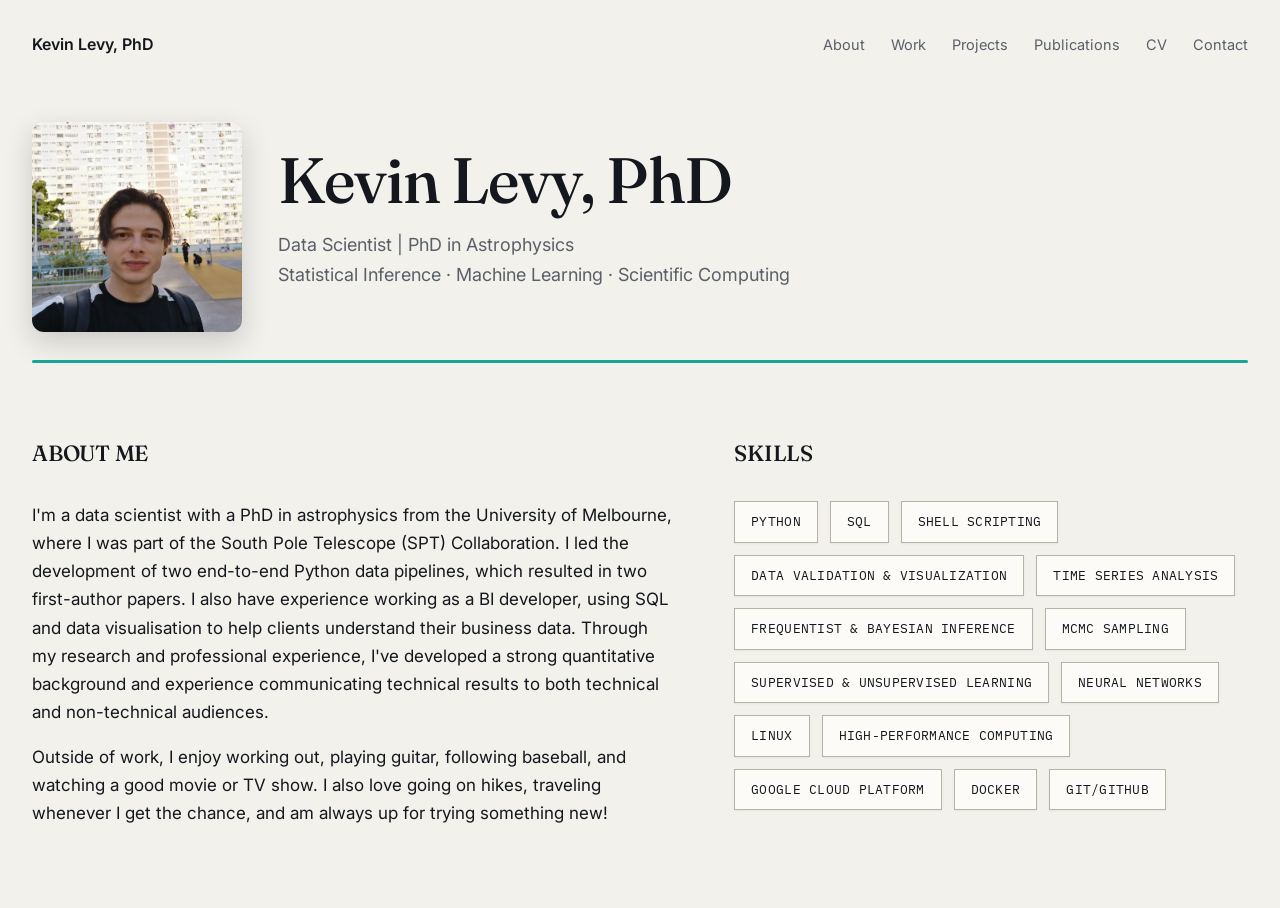
<file: index.html>
<!DOCTYPE html>
<html lang="en">
<head>
<meta charset="UTF-8">
<meta name="viewport" content="width=device-width, initial-scale=1.0">
<title>Kevin Levy</title>
<link rel="preconnect" href="https://fonts.googleapis.com">
<link rel="preconnect" href="https://fonts.gstatic.com" crossorigin>
<link href="https://fonts.googleapis.com/css2?family=Fraunces:ital,opsz,wght@0,9..144,400;0,9..144,500;0,9..144,600;1,9..144,500&family=Inter:wght@400;500;600&family=IBM+Plex+Mono:wght@400;500&display=swap" rel="stylesheet">
<link rel="stylesheet" href="style.css">
</head>
<body>

<div class="nav">
  <div class="wrap">
    <a class="name" href="index.html">Kevin Levy, PhD</a>
    <ul>
      <li><a href="index.html">About</a></li>
      <li><a href="work.html">Work</a></li>
      <li><a href="projects.html">Projects</a></li>
      <li><a href="publications.html">Publications</a></li>
      <li><a href="cv.html">CV</a></li>
      <li><a href="contact.html">Contact</a></li>
    </ul>
  </div>
</div>

<div class="masthead" id="top">
  <div class="wrap">
    <div>
      <h1>Kevin Levy, PhD</h1>
      <p class="tagline">Data Scientist | PhD in Astrophysics<br>Statistical Inference · Machine Learning · Scientific Computing</p>
    </div>
    <div class="hero-photo">
      <img src="assets/profile.jpg" alt="Kevin Levy">
    </div>
  </div>
</div>

<section class="divider" id="about">
  <div class="page">
    <div>
      <h2 class="heading">ABOUT ME</h2>
      <div class="about">
        <p>I'm a data scientist with a PhD in astrophysics from the University of Melbourne, where I was part of the South Pole Telescope (SPT) Collaboration. I led the development of two end-to-end Python data pipelines, which resulted in two first-author papers. I also have experience working as a BI developer, using SQL and data visualisation to help clients understand their business data. Through my research and professional experience, I've developed a strong quantitative background and experience communicating technical results to both technical and non-technical audiences.</p>
        <p>Outside of work, I enjoy working out, playing guitar, following baseball, and watching a good movie or TV show. I also love going on hikes, traveling whenever I get the chance, and am always up for trying something new!</p>
      </div>
    </div>
    <div class="skills-wrap">
      <h2 class="heading">SKILLS</h2>
      <div class="skills-tags">
        <span class="skill-tag">PYTHON</span>
        <span class="skill-tag">SQL</span>
        <span class="skill-tag">SHELL SCRIPTING</span>
        <span class="skill-tag">DATA VALIDATION &amp; VISUALIZATION</span>
        <span class="skill-tag">TIME SERIES ANALYSIS</span>
        <span class="skill-tag">FREQUENTIST &amp; BAYESIAN INFERENCE</span>
        <span class="skill-tag">MCMC SAMPLING</span>
        <span class="skill-tag">SUPERVISED &amp; UNSUPERVISED LEARNING</span>
        <span class="skill-tag">NEURAL NETWORKS</span>
        <span class="skill-tag">LINUX</span>
        <span class="skill-tag">HIGH-PERFORMANCE COMPUTING</span>
        <span class="skill-tag">GOOGLE CLOUD PLATFORM</span>
        <span class="skill-tag">DOCKER</span>
        <span class="skill-tag">GIT/GITHUB</span>
      </div>
    </div>
  </div>
</section>

</body>
</html>
</file>
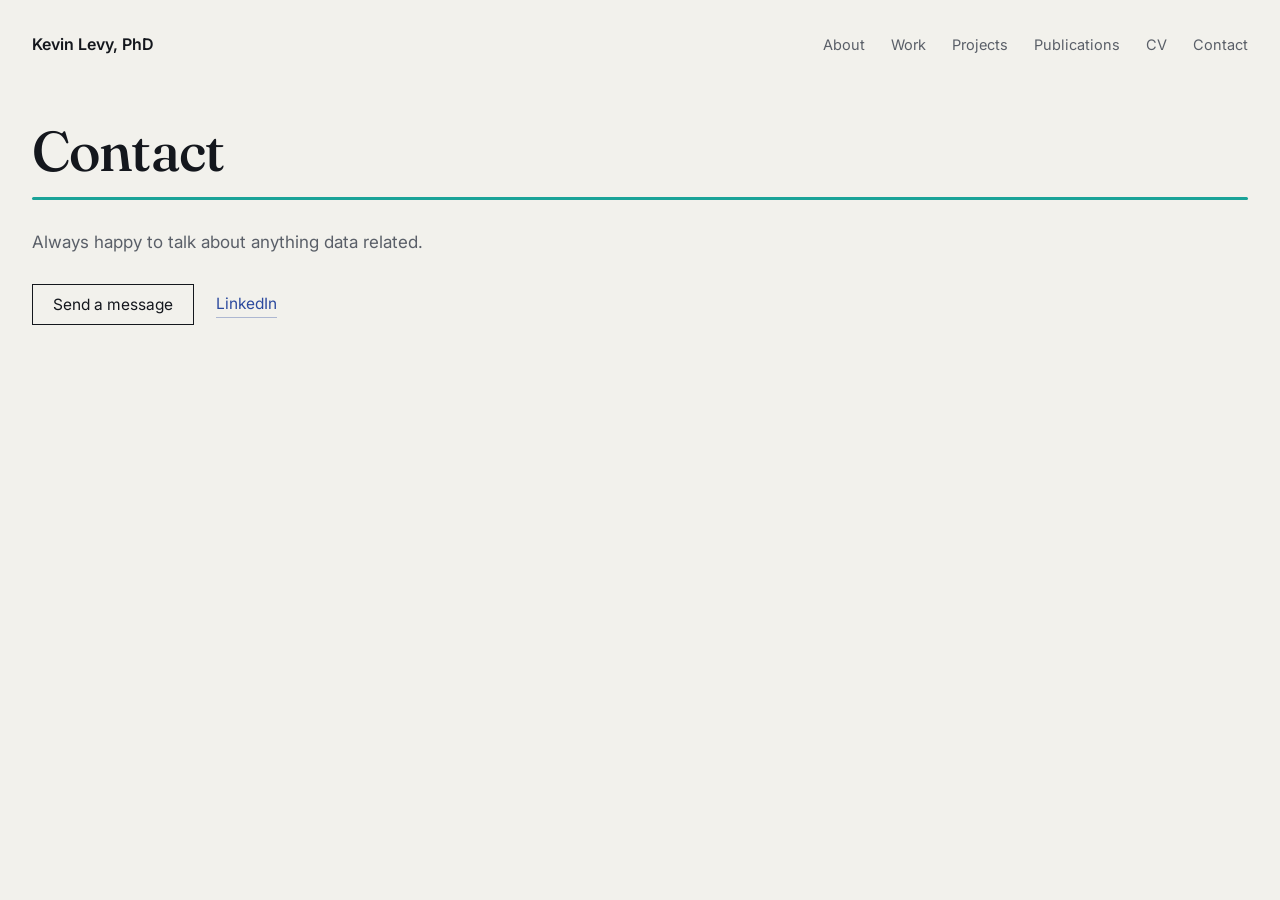
<file: contact.html>
<!DOCTYPE html>
<html lang="en">
<head>
<meta charset="UTF-8">
<meta name="viewport" content="width=device-width, initial-scale=1.0">
<title>Contact — Kevin Levy</title>
<meta name="description" content="Kevin Levy — astrophysicist and data scientist working across cosmology, climate, and quantitative finance.">
<link rel="preconnect" href="https://fonts.googleapis.com">
<link rel="preconnect" href="https://fonts.gstatic.com" crossorigin>
<link href="https://fonts.googleapis.com/css2?family=Fraunces:ital,opsz,wght@0,9..144,400;0,9..144,500;0,9..144,600;1,9..144,500&family=Inter:wght@400;500;600&family=IBM+Plex+Mono:wght@400;500&display=swap" rel="stylesheet">
<link rel="stylesheet" href="style.css">
</head>
<body>

<div class="nav">
  <div class="wrap">
    <a class="name" href="index.html">Kevin Levy, PhD</a>
    <ul>
      <li><a href="index.html">About</a></li>
      <li><a href="work.html">Work</a></li>
      <li><a href="projects.html">Projects</a></li>
      <li><a href="publications.html">Publications</a></li>
      <li><a href="cv.html">CV</a></li>
      <li><a href="contact.html">Contact</a></li>
    </ul>
  </div>
</div>

<footer id="contact" style="padding-top: 64px;">
  <div class="page">
    <h2 class="heading">Contact</h2>
    <p class="lede2">Always happy to talk about anything data related.</p>
    <div class="channels">
      <button class="btn-outline" onclick="document.getElementById('contact-modal').classList.add('open')">Send a message</button>
      <a href="#" data-fill="linkedin">LinkedIn</a>
    </div>
  </div>
</footer>

<div class="modal-overlay" id="contact-modal">
  <div class="modal-box">
    <button class="modal-close" aria-label="Close" onclick="document.getElementById('contact-modal').classList.remove('open')">&times;</button>
    <h3>Get in touch</h3>
    <p class="sub">This opens your email client with the message pre-filled.</p>
    <form id="contact-form">
      <div class="field">
        <label for="cf-name">Name</label>
        <input type="text" id="cf-name" required>
      </div>
      <div class="field">
        <label for="cf-email">Email</label>
        <input type="email" id="cf-email" required>
      </div>
      <div class="field">
        <label for="cf-message">Message</label>
        <textarea id="cf-message" required></textarea>
      </div>
      <button type="submit" class="send-btn">Send</button>
    </form>
  </div>
</div>

<script>
  document.getElementById('contact-modal').addEventListener('click', function(e) {
    if (e.target === this) this.classList.remove('open');
  });
  document.getElementById('contact-form').addEventListener('submit', function(e) {
    e.preventDefault();
    var name = document.getElementById('cf-name').value;
    var email = document.getElementById('cf-email').value;
    var message = document.getElementById('cf-message').value;
    var subject = encodeURIComponent('Message from ' + name + ' via website');
    var body = encodeURIComponent(message + '\n\n— ' + name + ' (' + email + ')');
    window.location.href = 'mailto:kelevy96@gmail.com?subject=' + subject + '&body=' + body;
  });
</script>

</body>
</html>
</file>
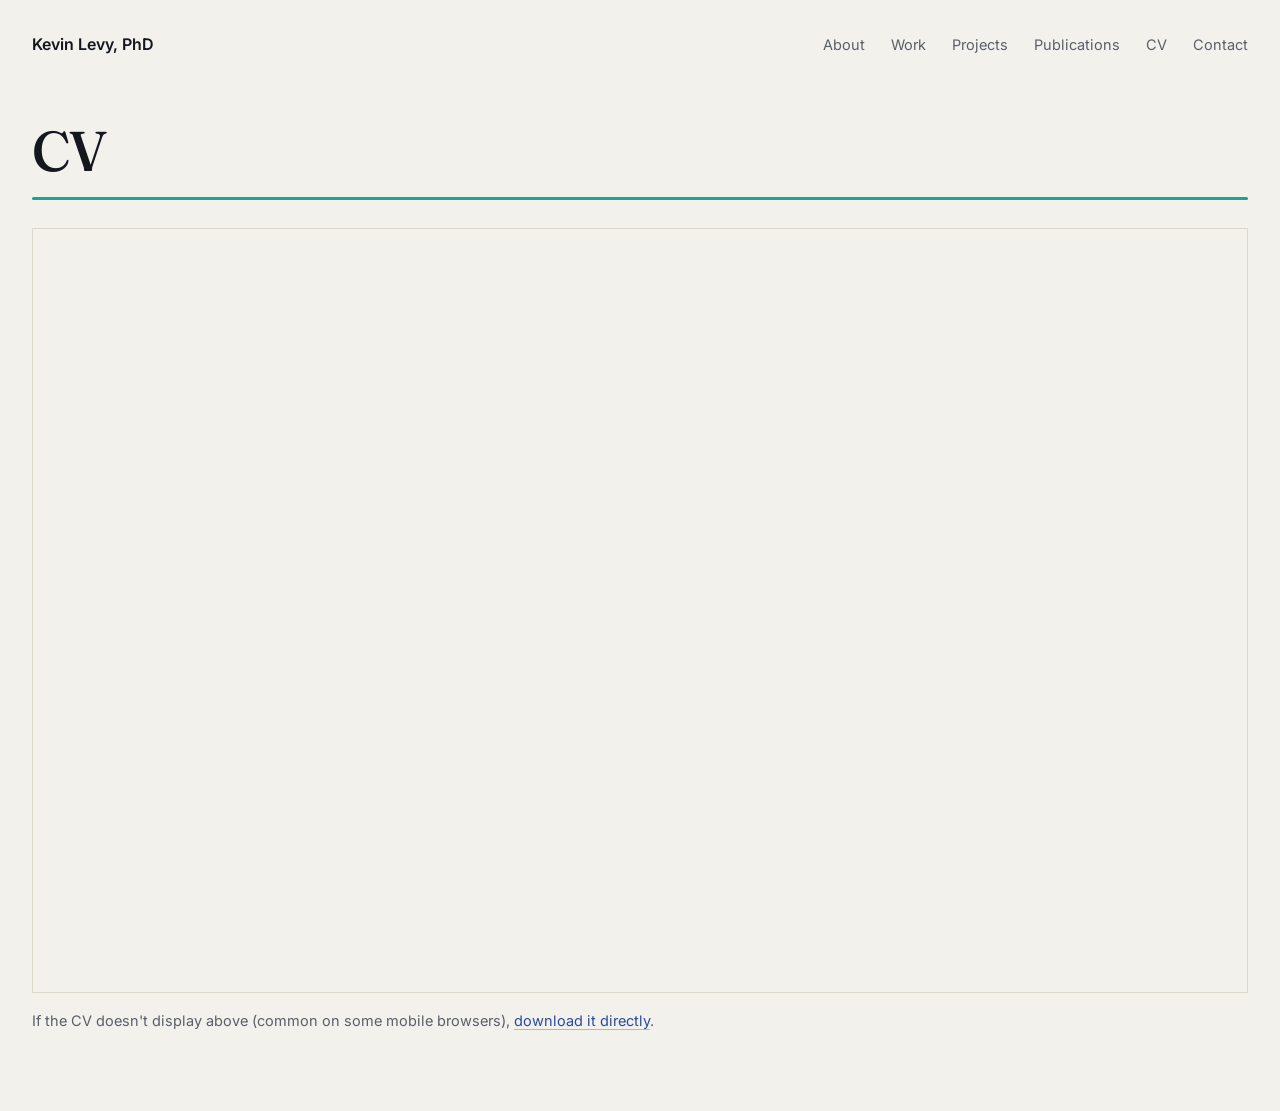
<file: cv.html>
<!DOCTYPE html>
<html lang="en">
<head>
<meta charset="UTF-8">
<meta name="viewport" content="width=device-width, initial-scale=1.0">
<title>CV — Kevin Levy</title>
<meta name="description" content="Kevin Levy — astrophysicist and data scientist working across cosmology, climate, and quantitative finance.">
<link rel="preconnect" href="https://fonts.googleapis.com">
<link rel="preconnect" href="https://fonts.gstatic.com" crossorigin>
<link href="https://fonts.googleapis.com/css2?family=Fraunces:ital,opsz,wght@0,9..144,400;0,9..144,500;0,9..144,600;1,9..144,500&family=Inter:wght@400;500;600&family=IBM+Plex+Mono:wght@400;500&display=swap" rel="stylesheet">
<link rel="stylesheet" href="style.css">
<style>
  .cv-embed {
    width: 100%;
    height: 85vh;
    border: 1px solid var(--rule);
    display: block;
  }
  .cv-fallback {
    margin-top: 16px;
    font-size: 14.5px;
    color: var(--muted);
  }
</style>
</head>
<body>

<div class="nav">
  <div class="wrap">
    <a class="name" href="index.html">Kevin Levy, PhD</a>
    <ul>
      <li><a href="index.html">About</a></li>
      <li><a href="work.html">Work</a></li>
      <li><a href="projects.html">Projects</a></li>
      <li><a href="publications.html">Publications</a></li>
      <li><a href="cv.html">CV</a></li>
      <li><a href="contact.html">Contact</a></li>
    </ul>
  </div>
</div>

<section id="cv" style="padding-top: 64px;">
  <div class="page">
    <h2 class="heading">CV</h2>
    <iframe class="cv-embed" src="assets/Kevin_Levy_CV.pdf" title="Kevin Levy's CV"></iframe>
    <p class="cv-fallback">If the CV doesn't display above (common on some mobile browsers), <a href="assets/Kevin_Levy_CV.pdf" target="_blank" rel="noopener">download it directly</a>.</p>
  </div>
</section>

</body>
</html>
</file>
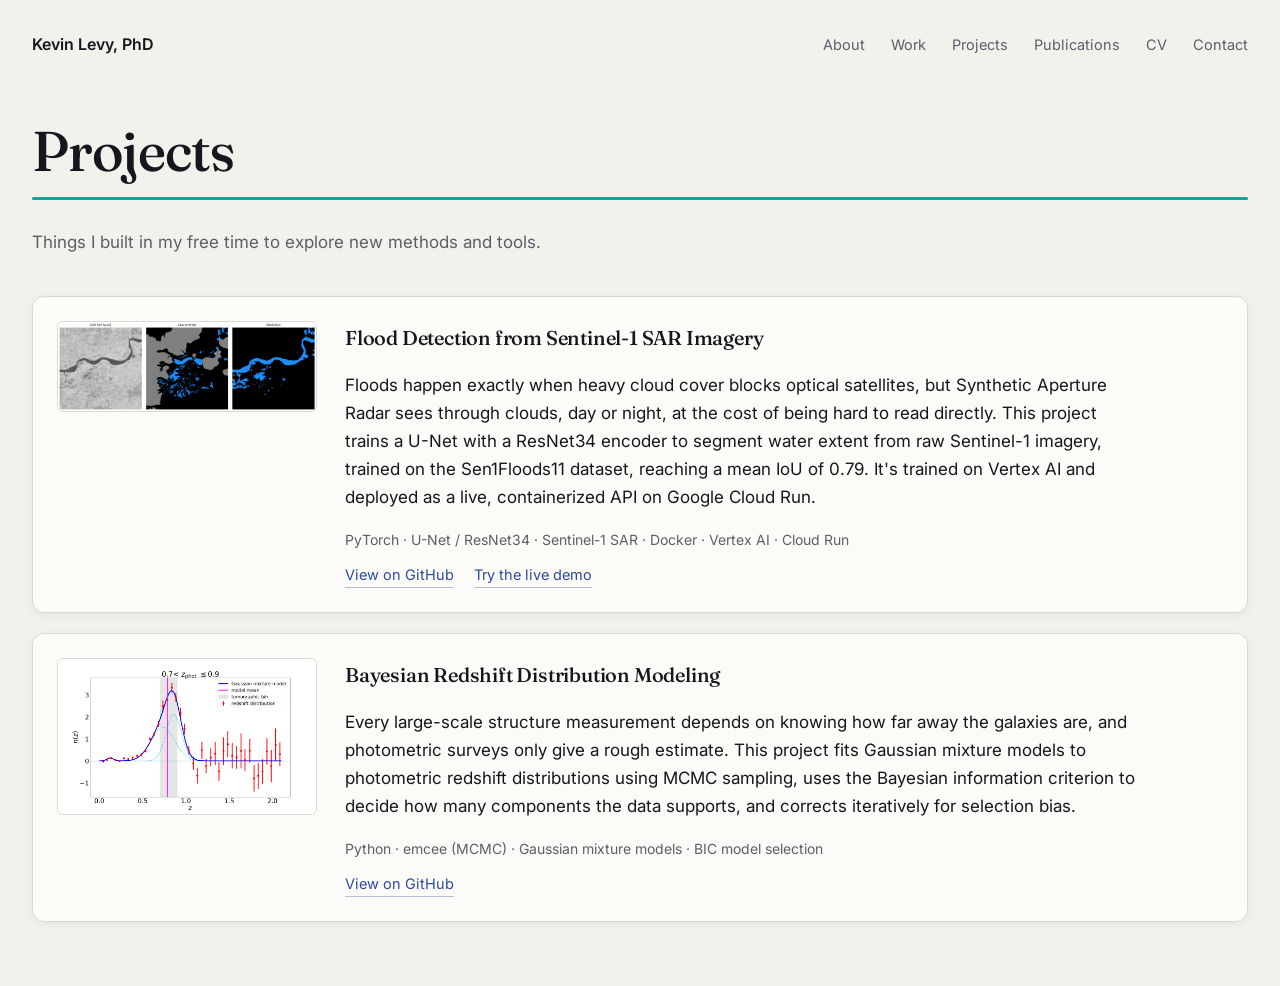
<file: projects.html>
<!DOCTYPE html>
<html lang="en">
<head>
<meta charset="UTF-8">
<meta name="viewport" content="width=device-width, initial-scale=1.0">
<title>Projects — Kevin Levy</title>
<meta name="description" content="Kevin Levy — astrophysicist and data scientist working across cosmology, climate, and quantitative finance.">
<link rel="preconnect" href="https://fonts.googleapis.com">
<link rel="preconnect" href="https://fonts.gstatic.com" crossorigin>
<link href="https://fonts.googleapis.com/css2?family=Fraunces:ital,opsz,wght@0,9..144,400;0,9..144,500;0,9..144,600;1,9..144,500&family=Inter:wght@400;500;600&family=IBM+Plex+Mono:wght@400;500&display=swap" rel="stylesheet">
<link rel="stylesheet" href="style.css">
</head>
<body>

<div class="nav">
  <div class="wrap">
    <a class="name" href="index.html">Kevin Levy, PhD</a>
    <ul>
      <li><a href="index.html">About</a></li>
      <li><a href="work.html">Work</a></li>
      <li><a href="projects.html">Projects</a></li>
      <li><a href="publications.html">Publications</a></li>
      <li><a href="cv.html">CV</a></li>
      <li><a href="contact.html">Contact</a></li>
    </ul>
  </div>
</div>

<section id="projects" style="padding-top: 64px;">
  <div class="page">
    <h2 class="heading">Projects</h2>
    <p class="desc intro">Things I built in my free time to explore new methods and tools.</p>

    <div class="card-list">

      <!-- Flood detection -->
      <div class="card">
        <div class="thumb">
          <img src="assets/truth_vs_prediction.png" alt="Comparison of SAR input, ground truth flood mask, and the model's predicted flood mask along a river channel">
        </div>
        <div>
          <h3>Flood Detection from Sentinel-1 SAR Imagery</h3>
          <p class="desc">Floods happen exactly when heavy cloud cover blocks optical satellites, but Synthetic Aperture Radar sees through clouds, day or night, at the cost of being hard to read directly. This project trains a U-Net with a ResNet34 encoder to segment water extent from raw Sentinel-1 imagery, trained on the Sen1Floods11 dataset, reaching a mean IoU of <span class="metric">0.79</span>. It's trained on Vertex AI and deployed as a live, containerized API on Google Cloud Run.</p>
          <div class="stack">PyTorch · U-Net / ResNet34 · Sentinel-1 SAR · Docker · Vertex AI · Cloud Run</div>
          <div class="links">
            <a href="https://github.com/kelevy/flood-detection" target="_blank" rel="noopener">View on GitHub</a>
            <a href="https://flood-detection-api-339736685737.europe-west1.run.app" data-fill="demo-flood">Try the live demo</a>
          </div>
        </div>
      </div>

      <!-- Bayesian redshift -->
      <div class="card">
        <div class="thumb">
          <img src="assets/bin4_best.png" alt="Fitted redshift distribution for one tomographic bin">
        </div>
        <div>
          <h3>Bayesian Redshift Distribution Modeling</h3>
          <p class="desc">Every large-scale structure measurement depends on knowing how far away the galaxies are, and photometric surveys only give a rough estimate. This project fits Gaussian mixture models to photometric redshift distributions using MCMC sampling, uses the Bayesian information criterion to decide how many components the data supports, and corrects iteratively for selection bias.</p>
          <div class="stack">Python · emcee (MCMC) · Gaussian mixture models · BIC model selection</div>
          <div class="links">
            <a href="https://github.com/kelevy/redshift-gmm" data-fill="github-redshift">View on GitHub</a>
          </div>
        </div>
      </div>

      <!-- Baseball project: uncomment and fill in once you have the details
      <div class="card">
        <div class="thumb">
          <img src="assets/BASEBALL_IMAGE.png" alt="DESCRIBE IMAGE">
        </div>
        <div>
          <h3>BASEBALL PROJECT TITLE</h3>
          <p class="desc">DESCRIPTION</p>
          <div class="stack">TOOLS · USED</div>
          <div class="links">
            <a href="https://github.com/kelevy/REPO-NAME" target="_blank" rel="noopener">View on GitHub</a>
          </div>
        </div>
      </div>
      -->

    </div>
  </div>
</section>

</body>
</html>
</file>
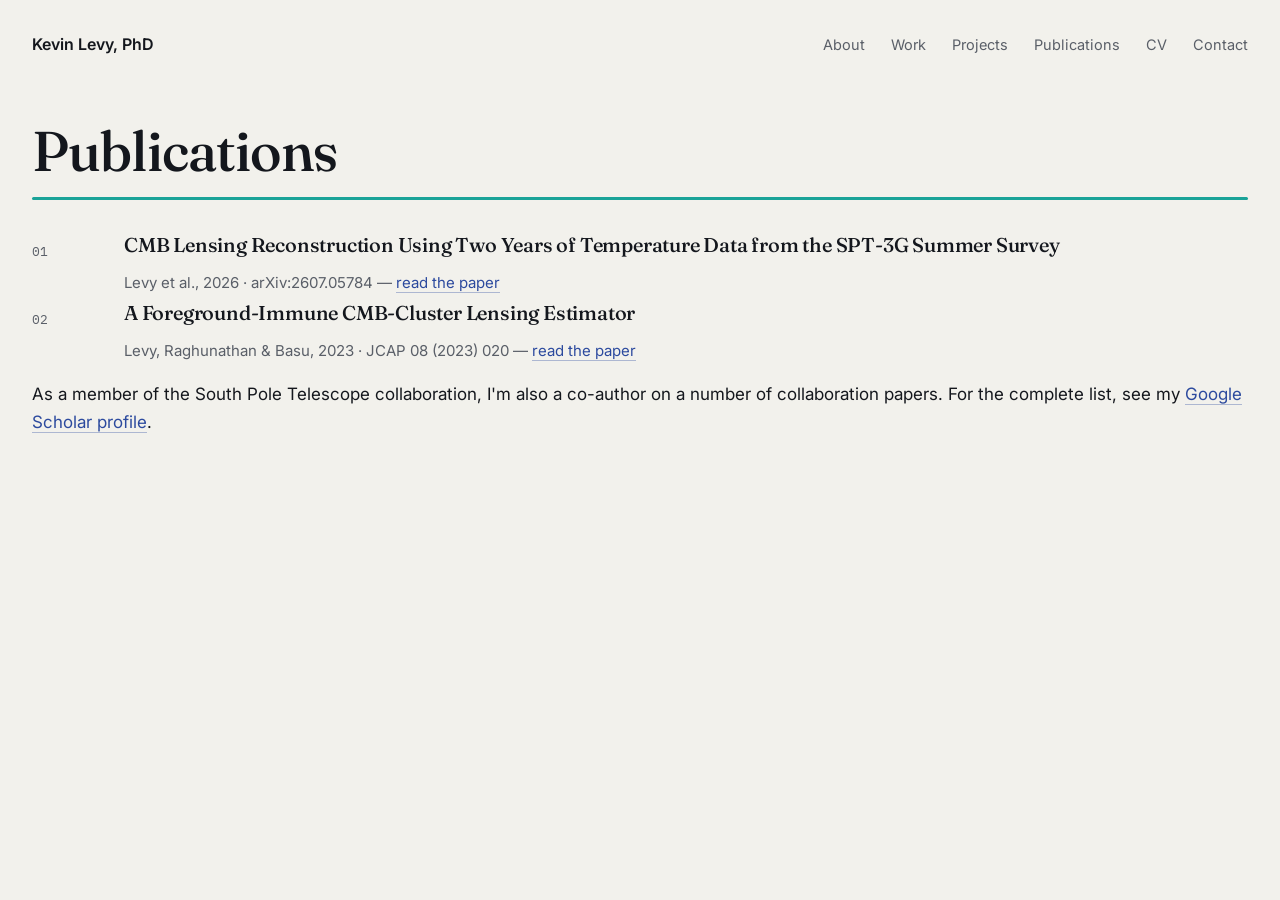
<file: publications.html>
<!DOCTYPE html>
<html lang="en">
<head>
<meta charset="UTF-8">
<meta name="viewport" content="width=device-width, initial-scale=1.0">
<title>Publications — Kevin Levy</title>
<meta name="description" content="Kevin Levy — astrophysicist and data scientist working across cosmology, climate, and quantitative finance.">
<link rel="preconnect" href="https://fonts.googleapis.com">
<link rel="preconnect" href="https://fonts.gstatic.com" crossorigin>
<link href="https://fonts.googleapis.com/css2?family=Fraunces:ital,opsz,wght@0,9..144,400;0,9..144,500;0,9..144,600;1,9..144,500&family=Inter:wght@400;500;600&family=IBM+Plex+Mono:wght@400;500&display=swap" rel="stylesheet">
<link rel="stylesheet" href="style.css">
</head>
<body>

<div class="nav">
  <div class="wrap">
    <a class="name" href="index.html">Kevin Levy, PhD</a>
    <ul>
      <li><a href="index.html">About</a></li>
      <li><a href="work.html">Work</a></li>
      <li><a href="projects.html">Projects</a></li>
      <li><a href="publications.html">Publications</a></li>
      <li><a href="cv.html">CV</a></li>
      <li><a href="contact.html">Contact</a></li>
    </ul>
  </div>
</div>

<section id="publications" style="padding-top: 64px;">
  <div class="page">
    <h2 class="heading">Publications</h2>

    <div class="work-item">
      <div class="row">
        <div class="gutter">
          <div class="num idx">01</div>
        </div>
        <div>
          <h3>CMB Lensing Reconstruction Using Two Years of Temperature Data from the SPT-3G Summer Survey</h3>
          <div class="venue">Levy et al., 2026 · arXiv:2607.05784 — <a href="https://arxiv.org/abs/2607.05784" target="_blank" rel="noopener">read the paper</a></div>
        </div>
      </div>
    </div>

    <div class="work-item">
      <div class="row">
        <div class="gutter">
          <div class="num idx">02</div>
        </div>
        <div>
          <h3>A Foreground-Immune CMB-Cluster Lensing Estimator</h3>
          <div class="venue">Levy, Raghunathan &amp; Basu, 2023 · JCAP 08 (2023) 020 — <a href="https://arxiv.org/abs/2305.06326" target="_blank" rel="noopener">read the paper</a></div>
        </div>
      </div>
    </div>

    <div class="work-item">
      <div>
        <p class="desc">As a member of the South Pole Telescope collaboration, I'm also a co-author on a number of collaboration papers. For the complete list, see my <a href="https://scholar.google.com/citations?user=TfgEd7sAAAAJ&hl=en" target="_blank" rel="noopener">Google Scholar profile</a>.</p>
      </div>
    </div>

  </div>
</section>

</body>
</html>
</file>
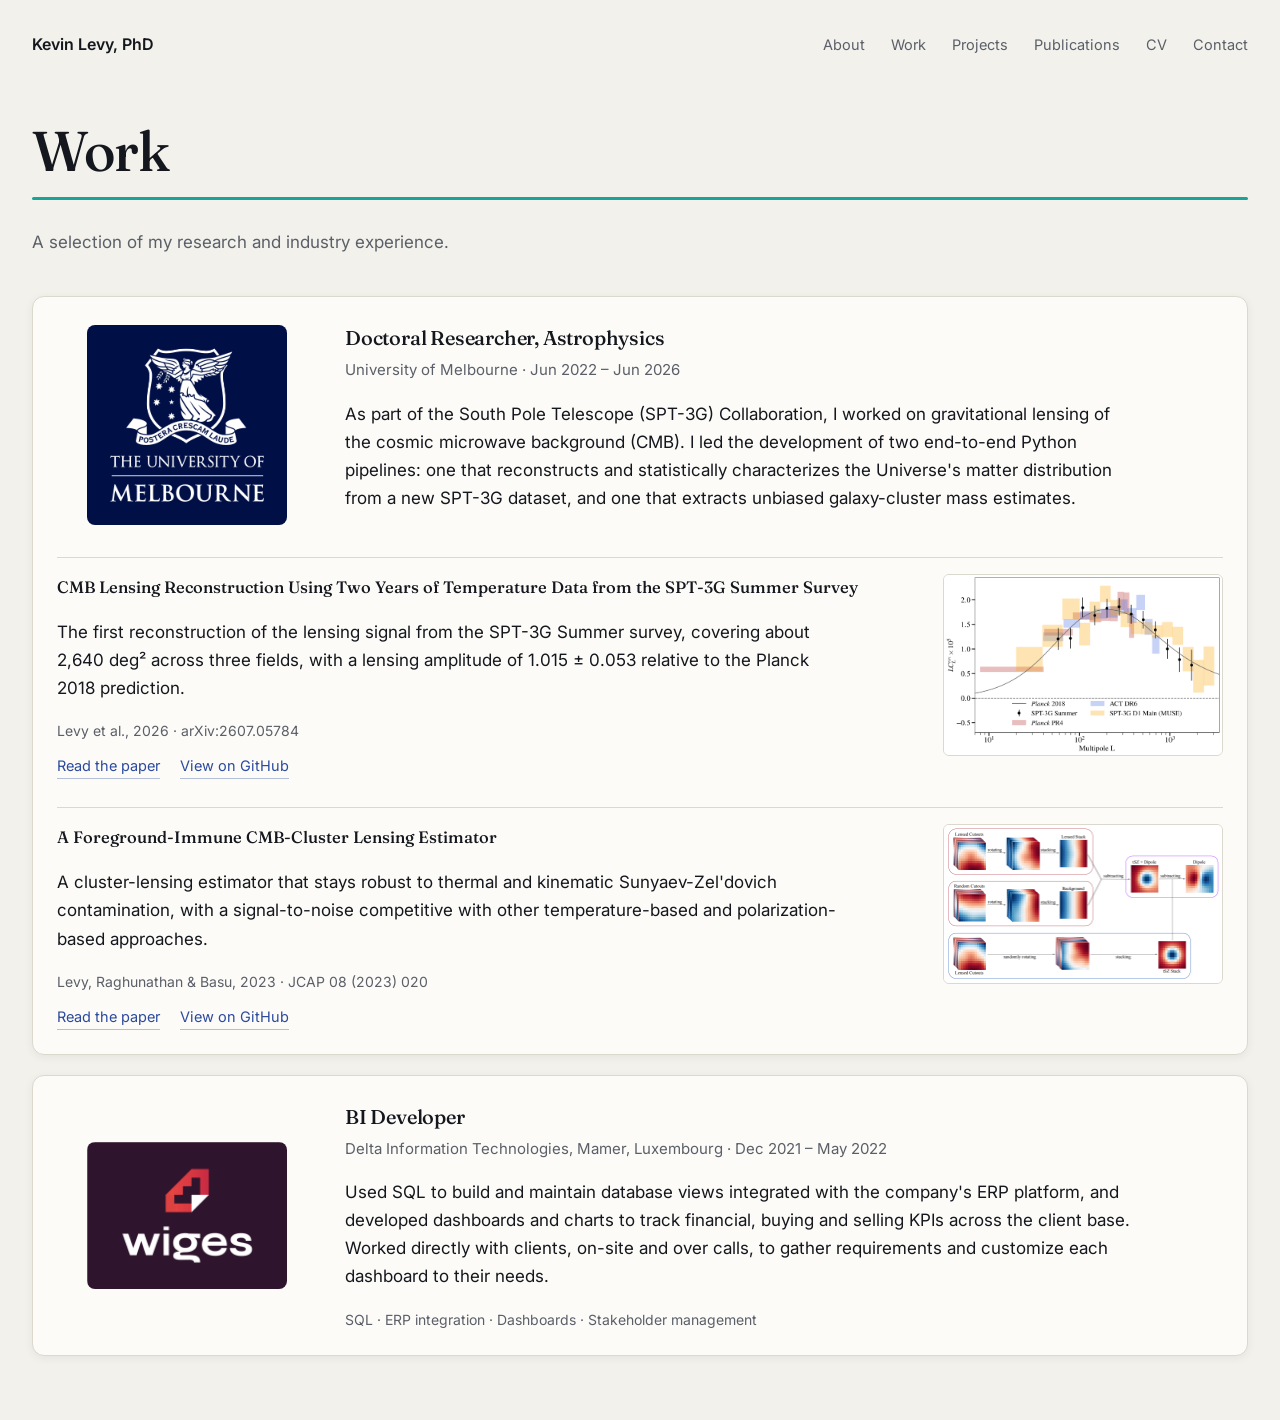
<file: work.html>
<!DOCTYPE html>
<html lang="en">
<head>
<meta charset="UTF-8">
<meta name="viewport" content="width=device-width, initial-scale=1.0">
<title>Work — Kevin Levy</title>
<meta name="description" content="Kevin Levy — astrophysicist and data scientist working across cosmology, climate, and quantitative finance.">
<link rel="preconnect" href="https://fonts.googleapis.com">
<link rel="preconnect" href="https://fonts.gstatic.com" crossorigin>
<link href="https://fonts.googleapis.com/css2?family=Fraunces:ital,opsz,wght@0,9..144,400;0,9..144,500;0,9..144,600;1,9..144,500&family=Inter:wght@400;500;600&family=IBM+Plex+Mono:wght@400;500&display=swap" rel="stylesheet">
<link rel="stylesheet" href="style.css">
</head>
<body>

<div class="nav">
  <div class="wrap">
    <a class="name" href="index.html">Kevin Levy, PhD</a>
    <ul>
      <li><a href="index.html">About</a></li>
      <li><a href="work.html">Work</a></li>
      <li><a href="projects.html">Projects</a></li>
      <li><a href="publications.html">Publications</a></li>
      <li><a href="cv.html">CV</a></li>
      <li><a href="contact.html">Contact</a></li>
    </ul>
  </div>
</div>

<section id="work" style="padding-top: 64px;">
  <div class="page">
    <h2 class="heading">Work</h2>
    <p class="desc intro">A selection of my research and industry experience.</p>

    <div class="card-list">

      <!-- PhD -->
      <div class="card">
        <div class="thumb logo">
          <img src="assets/unimelb.png" alt="University of Melbourne logo">
        </div>
        <div>
          <h3>Doctoral Researcher, Astrophysics</h3>
          <div class="meta">University of Melbourne · Jun 2022 – Jun 2026</div>
          <p class="desc">As part of the South Pole Telescope (SPT-3G) Collaboration, I worked on gravitational lensing of the cosmic microwave background (CMB). I led the development of two end-to-end Python pipelines: one that reconstructs and statistically characterizes the Universe's matter distribution from a new SPT-3G dataset, and one that extracts unbiased galaxy-cluster mass estimates. </p>
        </div>

        <div class="sub-entry">
          <div>
            <h4>CMB Lensing Reconstruction Using Two Years of Temperature Data from the SPT-3G Summer Survey</h4>
            <p class="desc">The first reconstruction of the lensing signal from the SPT-3G Summer survey, covering about 2,640 deg² across three fields, with a lensing amplitude of 1.015 ± 0.053 relative to the Planck 2018 prediction.</p>
            <div class="meta">Levy et al., 2026 · arXiv:2607.05784</div>
            <div class="links">
              <a href="https://arxiv.org/abs/2607.05784" target="_blank" rel="noopener">Read the paper</a>
              <a href="https://github.com/kelevy/spt3g-summerfield-lensing" target="_blank" rel="noopener">View on GitHub</a>
            </div>
          </div>
          <div class="sub-thumb">
            <img src="assets/comparison.png" alt="Lensing power spectrum from SPT-3G Summer data compared against Planck 2018, Planck PR4, ACT DR6, and SPT-3G D1 Main">
          </div>
        </div>

        <div class="sub-entry">
          <div>
            <h4>A Foreground-Immune CMB-Cluster Lensing Estimator</h4>
            <p class="desc">A cluster-lensing estimator that stays robust to thermal and kinematic Sunyaev-Zel'dovich contamination, with a signal-to-noise competitive with other temperature-based and polarization-based approaches.</p>
            <div class="meta">Levy, Raghunathan &amp; Basu, 2023 · JCAP 08 (2023) 020</div>
            <div class="links">
              <a href="https://arxiv.org/abs/2305.06326" target="_blank" rel="noopener">Read the paper</a>
              <a href="https://github.com/kelevy/cmb-cluster-lensing" target="_blank" rel="noopener">View on GitHub</a>
            </div>
          </div>
          <div class="sub-thumb">
            <img src="assets/lensing_pipeline.png" alt="Pipeline diagram showing lensed and random cutouts rotated and stacked, then subtracted to isolate the dipole lensing signal">
          </div>
        </div>
      </div>

      <!-- Delta IT -->
      <div class="card">
        <div class="thumb logo">
          <img src="assets/wiges.png" alt="Wiges logo">
        </div>
        <div>
          <h3>BI Developer</h3>
          <div class="meta">Delta Information Technologies, Mamer, Luxembourg · Dec 2021 – May 2022</div>
          <p class="desc">Used SQL to build and maintain database views integrated with the company's ERP platform, and developed dashboards and charts to track financial, buying and selling KPIs across the client base. Worked directly with clients, on-site and over calls, to gather requirements and customize each dashboard to their needs.</p>
          <div class="stack">SQL · ERP integration · Dashboards · Stakeholder management</div>
        </div>
      </div>

    </div>
  </div>
</section>

</body>
</html>
</file>
<file: style.css>
:root {
  --paper: #F2F1EC;
  --ink: #14171D;
  --muted: #5A5F68;
  --blue: #2C4A9E;
  --teal: #3F7A6F;
  --rule: #DBD8CE;
  --text-col: 660px;
}

* { box-sizing: border-box; }
html { scroll-behavior: smooth; }

body {
  cursor: url('data:image/svg+xml;utf8,<svg xmlns="http://www.w3.org/2000/svg" width="24" height="25" viewBox="0 0 360 370"><polygon points="62,34 276,212 150,216 62,322" fill="none" stroke="%237B4FD6" stroke-width="28" stroke-linejoin="round"/></svg>') 4 2, auto;
}

a, button {
  cursor: url('data:image/svg+xml;utf8,<svg xmlns="http://www.w3.org/2000/svg" width="24" height="25" viewBox="0 0 360 370"><polygon points="62,34 276,212 150,216 62,322" fill="%237B4FD6" stroke="%237B4FD6" stroke-width="28" stroke-linejoin="round"/></svg>') 4 2, pointer;
}

body {
  margin: 0;
  background: var(--paper);
  color: var(--ink);
  font-family: 'Inter', -apple-system, sans-serif;
  font-size: 17px;
  line-height: 1.65;
  -webkit-font-smoothing: antialiased;
}

h1, h2, h3 { font-family: 'Fraunces', Georgia, serif; font-weight: 500; letter-spacing: -0.01em; margin: 0; }

a { color: var(--blue); text-decoration: none; border-bottom: 1px solid rgba(44, 74, 158, 0.35); }
a:hover { border-color: var(--blue); }
a:focus-visible, button:focus-visible { outline: 2px solid var(--blue); outline-offset: 3px; }

.num {
  font-family: 'IBM Plex Mono', monospace;
  font-size: 13px;
  color: var(--muted);
}

.wrap { max-width: 1320px; margin: 0 auto; padding: 0 32px; }

/* Nav */
.nav { padding: 30px 0 0; }
.nav .wrap { display: flex; justify-content: space-between; align-items: baseline; flex-wrap: wrap; gap: 14px; }
.nav .name { font-family: 'Inter', -apple-system, sans-serif; font-size: 16px; font-weight: 600; border: none; color: var(--ink); }
.nav .name:hover { color: var(--blue); }
.nav ul { list-style: none; display: flex; gap: 26px; margin: 0; padding: 0; }
.nav a { color: var(--muted); border: none; font-size: 14.5px; }
.nav a:hover { color: var(--ink); }

/* Page grid: a persistent left margin gutter beside the text column, like a manuscript */
.page { max-width: 1320px; margin: 0 auto; padding: 0 32px; }
.row { display: grid; grid-template-columns: 64px 1fr; column-gap: 28px; }
.row .gutter { padding-top: 3px; }

/* Masthead */
.masthead { padding: 64px 0 8px; }
.masthead .wrap {
  display: grid;
  grid-template-columns: auto 1fr;
  gap: 28px 36px;
  align-items: center;
}
.hero-photo { order: -1; }
.masthead .wrap::after {
  content: "";
  grid-column: 1 / -1;
  height: 3px;
  background: #1AA398;
  border-radius: 2px;
}
.masthead h1 {
  font-size: clamp(40px, 5.5vw, 64px);
  line-height: 1.02;
  letter-spacing: -0.015em;
}
.tagline {
  margin-top: 18px;
  font-size: 18px;
  color: var(--muted);
  max-width: 900px;
}
.hero-photo img {
  width: 210px;
  aspect-ratio: 1;
  object-fit: cover;
  display: block;
  border-radius: 12px;
  border: none;
  box-shadow: 0 10px 28px rgba(20, 23, 29, 0.18);
}
.lede {
  font-size: 18px;
  max-width: var(--text-col);
  color: var(--ink);
}

section { padding: 64px 0; }
section.divider { border-top: none; }
h2.heading { font-size: 22px; margin-bottom: 30px; }

/* Page titles on Work / Projects / Publications / CV / Contact */
.page > h2.heading {
  font-size: clamp(38px, 5vw, 56px);
  line-height: 1.05;
  letter-spacing: -0.015em;
  margin-bottom: 28px;
}
.page > h2.heading::after {
  content: "";
  display: block;
  width: 100%;
  height: 3px;
  margin-top: 16px;
  background: #1AA398;
  border-radius: 2px;
}

.about p { max-width: var(--text-col); }
.about p + p { margin-top: 16px; }

#about .page {
  max-width: 1320px;
  margin: 0 auto;
  display: grid;
  grid-template-columns: 1.25fr 1fr;
  gap: 60px;
  align-items: start;
}

.skills-wrap { padding-top: 0; }
.skills-tags { display: flex; flex-wrap: wrap; gap: 12px; }
.skill-tag {
  font-family: 'IBM Plex Mono', monospace;
  font-size: 13px;
  letter-spacing: 0.02em;
  color: var(--ink);
  border: 1px solid #B8B3A4;
  background: #FCFBF8;
  box-shadow: 0 1px 2px rgba(20, 23, 29, 0.06);
  padding: 9px 16px;
  white-space: nowrap;
}

/* Works list (used by publications.html) */
.work-grid { display: grid; grid-template-columns: 1fr 1fr; gap: 48px 40px; }
.work-item { padding: 0; }
.work-grid .work-item { border-bottom: none; }
.work-item .row { align-items: start; }
.fig { width: 56px; height: 56px; display: block; }
.work-item .idx { margin-top: 10px; }

.work-item h3 { font-size: 20px; margin-bottom: 10px; }
.work-item h3.cite { font-style: italic; font-weight: 500; }
.work-item p.desc { max-width: var(--text-col); color: var(--ink); }
.work-item p.desc { max-width: none; color: var(--ink); }
.work-item .venue { color: var(--muted); font-size: 15px; margin-top: 4px; }
.work-item .stack { margin-top: 14px; font-size: 14px; color: var(--muted); }
.work-item .links { margin-top: 12px; display: flex; gap: 20px; flex-wrap: wrap; font-size: 14.5px; }
.work-item .figure { margin-top: 20px; }
.work-item .figure img { width: 100%; height: auto; display: block; border: 1px solid var(--rule); }
.work-item .figure .cap { margin-top: 8px; font-size: 13px; color: var(--muted); }

/* Intro text on Work / Projects pages */
.intro { max-width: 60ch; margin: 0 0 40px; color: var(--muted); }
.subheading { font-family: 'Fraunces', serif; font-size: 1.5rem; margin: 56px 0 8px; }

/* Split layout (reusable elsewhere) */
.split { display: grid; grid-template-columns: minmax(0, 1fr) minmax(0, 1fr); gap: 40px; align-items: start; }
.split.flip .split-text { order: 2; }
.split.flip .split-figs { order: 1; }
.split-figs .figure { margin-top: 0; }
.split-figs .figure + .figure { margin-top: 24px; }
.split img { display: block; width: 100%; height: auto; }

/* Cards (work.html and projects.html) */
.card-list { display: flex; flex-direction: column; gap: 20px; }

.card {
  display: grid;
  grid-template-columns: 260px minmax(0, 1fr);
  gap: 28px;
  align-items: start;
  padding: 24px;
  border: 1px solid var(--rule);
  border-radius: 12px;
  background: #FCFBF8;
  box-shadow: 0 2px 10px rgba(20, 23, 29, 0.06);
}
.card.no-thumb { grid-template-columns: minmax(0, 1fr); }
.card > * { min-width: 0; }

.card .thumb img {
  width: 100%;
  height: auto;
  display: block;
  border: 1px solid var(--rule);
  border-radius: 6px;
}

.card h3 { font-size: 20px; margin-bottom: 4px; }
.card .meta { color: var(--muted); font-size: 15px; margin-bottom: 10px; }
.card p.desc { max-width: 72ch; color: var(--ink); }
.card .stack { margin-top: 14px; font-size: 14px; color: var(--muted); }
.card .links { margin-top: 12px; display: flex; gap: 20px; flex-wrap: wrap; font-size: 14.5px; }

.card .sub-entry { margin-top: 18px; padding-top: 16px; border-top: 1px solid var(--rule); }
.card .sub-entry h4 { font-family: 'Fraunces', Georgia, serif; font-weight: 500; font-size: 16.5px; margin: 0 0 6px; }
.card .sub-entry .meta { margin: 6px 0 0; font-size: 14px; }

footer { padding: 70px 0 60px; }
footer .lede2 { color: var(--muted); max-width: 50ch; }
footer .channels { margin-top: 28px; display: flex; gap: 22px; flex-wrap: wrap; align-items: center; font-size: 15.5px; }
footer .fine { margin-top: 50px; font-size: 13.5px; color: var(--muted); }

.btn-outline {
  font-family: 'Inter', sans-serif;
  font-size: 15.5px;
  color: var(--ink);
  background: transparent;
  border: 1px solid var(--ink);
  padding: 10px 20px;
  cursor: pointer;
  border-radius: 0;
}
.btn-outline:hover { background: var(--ink); color: var(--paper); }
.btn-outline:focus-visible { outline: 2px solid var(--blue); outline-offset: 3px; }

/* Modal */
.modal-overlay {
  display: none;
  position: fixed;
  inset: 0;
  background: rgba(20, 23, 29, 0.45);
  z-index: 100;
  padding: 24px;
  align-items: center;
  justify-content: center;
}
.modal-overlay.open { display: flex; }
.modal-box {
  background: var(--paper);
  border: 1px solid var(--ink);
  max-width: 440px;
  width: 100%;
  padding: 36px 32px 32px;
  position: relative;
}
.modal-box h3 { font-size: 22px; margin-bottom: 6px; }
.modal-box .sub { color: var(--muted); font-size: 14.5px; margin-bottom: 24px; }
.modal-close {
  position: absolute;
  top: 18px;
  right: 20px;
  background: none;
  border: none;
  font-family: 'Inter', sans-serif;
  font-size: 20px;
  line-height: 1;
  color: var(--muted);
  cursor: pointer;
  padding: 4px;
}
.modal-close:hover { color: var(--ink); }
.field { margin-bottom: 20px; }
.field label { display: block; font-size: 13px; color: var(--muted); margin-bottom: 6px; }
.field input, .field textarea {
  width: 100%;
  font-family: 'Inter', sans-serif;
  font-size: 15.5px;
  color: var(--ink);
  background: transparent;
  border: none;
  border-bottom: 1px solid var(--rule);
  padding: 6px 2px;
  resize: vertical;
}
.field input:focus, .field textarea:focus {
  outline: none;
  border-bottom-color: var(--blue);
}
.field textarea { min-height: 90px; }
.modal-box .send-btn {
  font-family: 'Inter', sans-serif;
  font-size: 15.5px;
  color: var(--paper);
  background: var(--ink);
  border: none;
  padding: 11px 22px;
  cursor: pointer;
  margin-top: 4px;
}
.modal-box .send-btn:hover { background: var(--blue); }

/* Responsive */
@media (max-width: 800px) {
  .split { grid-template-columns: minmax(0, 1fr); gap: 24px; }
  .split.flip .split-text,
  .split.flip .split-figs { order: initial; }

  .card { grid-template-columns: minmax(0, 1fr); gap: 18px; }
}

@media (max-width: 640px) {
  .work-grid { grid-template-columns: 1fr; gap: 40px; }
  #about .page { grid-template-columns: 1fr; gap: 36px; }
  .masthead .wrap { grid-template-columns: 1fr; }
  .hero-photo { order: -1; }
  .hero-photo img { width: 120px; aspect-ratio: 1; }
  .row { grid-template-columns: 40px 1fr; column-gap: 16px; }
  .fig { width: 36px; height: 36px; }
  .wrap, .page { padding: 0 20px; }
  .nav ul { gap: 16px; }
}

/* Cursor particles */
.ball-particle {
  position: fixed;
  width: 6px;
  height: 6px;
  border-radius: 50%;
  pointer-events: none;
  z-index: 9999;
  margin: -3px 0 0 -3px;
  animation: ball-burst 0.5s ease-out forwards;
}
@keyframes ball-burst {
  to {
    transform: translate(var(--dx), var(--dy)) scale(0.3);
    opacity: 0;
  }
}

/* Logo thumbnails and sub-entries with figures (work.html) */
.card .thumb.logo { align-self: center; }
.card .thumb.logo img { width: 200px; max-width: 100%; margin: 0 auto; border: none; border-radius: 8px; }
.card .sub-entry { display: grid; grid-template-columns: minmax(0, 1fr) 280px; gap: 24px; align-items: start; }
.card .sub-entry .sub-thumb img { width: 100%; height: auto; display: block; border: 1px solid var(--rule); border-radius: 6px; }
.card > .sub-entry { grid-column: 1 / -1; margin-top: 0; }

@media (max-width: 800px) {
  .card .sub-entry { grid-template-columns: minmax(0, 1fr); gap: 14px; }
}
</file>
